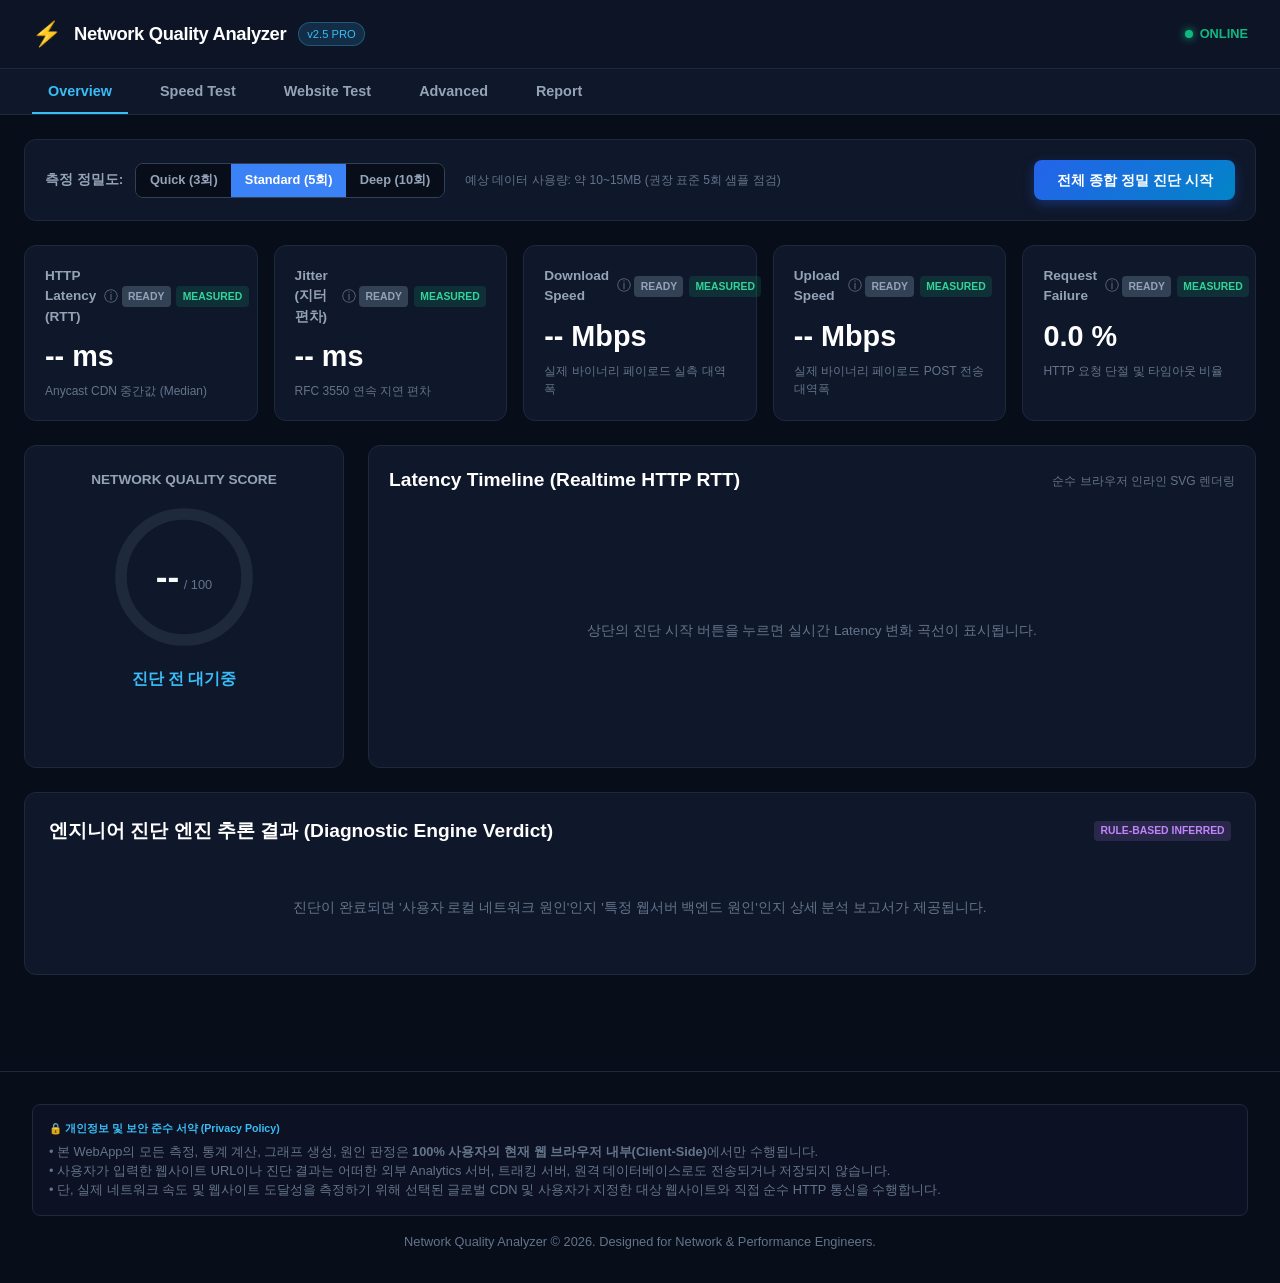
<file: index.html>
<!DOCTYPE html>
<html lang="ko">
<head>
  <meta charset="UTF-8">
  <meta name="viewport" content="width=device-width, initial-scale=1.0">
  <title>Network Quality Analyzer — 전문 네트워크 품질 및 원인 진단기</title>
  <meta name="description" content="네트워크 엔지니어용 초정밀 인터넷 속도 측정 및 웹사이트 접속 품질/원인 진단 도구 (Latency, Jitter, TTFB, Throughput, TAO 분석)">
  <link rel="stylesheet" href="css/style.css">
</head>
<body>

  <!-- App Header -->
  <header class="app-header">
    <div class="logo-group">
      <span class="logo-icon">⚡</span>
      <div>
        <h1 class="app-title">Network Quality Analyzer</h1>
      </div>
      <span class="app-badge">v2.5 PRO</span>
    </div>
    <div class="header-status">
      <div class="status-online">
        <span class="status-dot"></span>
        <span id="connection-status-text">ONLINE</span>
      </div>
    </div>
  </header>

  <!-- Global Progress Bar -->
  <div id="global-test-status">
    <div class="spinner"></div>
    <span class="status-text">진단 준비 중...</span>
  </div>

  <!-- Local file:// Warning Banner -->
  <div id="env-warning-banner" class="env-warning"></div>

  <!-- Top Navigation Tabs -->
  <nav class="app-nav">
    <button class="nav-tab active" data-tab="tab-overview" id="nav-overview">Overview</button>
    <button class="nav-tab" data-tab="tab-speed" id="nav-speed">Speed Test</button>
    <button class="nav-tab" data-tab="tab-website" id="nav-website">Website Test</button>
    <button class="nav-tab" data-tab="tab-advanced" id="nav-advanced">Advanced</button>
    <button class="nav-tab" data-tab="tab-report" id="nav-report">Report</button>
  </nav>

  <!-- Main Work Area -->
  <main class="app-main">

    <!-- TAB 1: OVERVIEW -->
    <section id="tab-overview" class="tab-content active">
      <!-- Universal Control Bar -->
      <div class="control-bar">
        <div class="control-group">
          <span style="font-size: 0.85rem; color: var(--text-muted); font-weight: 600;">측정 정밀도:</span>
          <div class="btn-group">
            <button class="mode-btn" data-mode="quick">Quick (3회)</button>
            <button class="mode-btn active" data-mode="standard">Standard (5회)</button>
            <button class="mode-btn" data-mode="deep">Deep (10회)</button>
          </div>
          <span id="traffic-notice" style="font-size: 0.75rem; color: var(--text-dim); margin-left: 0.5rem;">
            예상 데이터 사용량: 약 10~15MB (권장 표준 5회 샘플 점검)
          </span>
        </div>
        <button id="btn-start-comprehensive" class="btn-primary action-trigger">전체 종합 정밀 진단 시작</button>
      </div>

      <!-- Top Primary Metrics Cards -->
      <div class="metrics-grid">
        <div class="metric-card" id="card-ping">
          <div class="metric-header">
            <span class="metric-name">HTTP Latency (RTT) <button class="info-trigger" data-topic="ping">ⓘ</button></span>
            <div class="badges-wrap">
              <span class="status-badge status-ready">READY</span>
              <span class="grade-badge grade-measured">MEASURED</span>
            </div>
          </div>
          <div class="metric-val">-- ms</div>
          <div class="metric-sub">Anycast CDN 중간값 (Median)</div>
        </div>

        <div class="metric-card" id="card-jitter">
          <div class="metric-header">
            <span class="metric-name">Jitter (지터 편차) <button class="info-trigger" data-topic="jitter">ⓘ</button></span>
            <div class="badges-wrap">
              <span class="status-badge status-ready">READY</span>
              <span class="grade-badge grade-measured">MEASURED</span>
            </div>
          </div>
          <div class="metric-val">-- ms</div>
          <div class="metric-sub">RFC 3550 연속 지연 편차</div>
        </div>

        <div class="metric-card" id="card-download">
          <div class="metric-header">
            <span class="metric-name">Download Speed <button class="info-trigger" data-topic="download">ⓘ</button></span>
            <div class="badges-wrap">
              <span class="status-badge status-ready">READY</span>
              <span class="grade-badge grade-measured">MEASURED</span>
            </div>
          </div>
          <div class="metric-val">-- Mbps</div>
          <div class="metric-sub">실제 바이너리 페이로드 실측 대역폭</div>
        </div>

        <div class="metric-card" id="card-upload">
          <div class="metric-header">
            <span class="metric-name">Upload Speed <button class="info-trigger" data-topic="upload">ⓘ</button></span>
            <div class="badges-wrap">
              <span class="status-badge status-ready">READY</span>
              <span class="grade-badge grade-measured">MEASURED</span>
            </div>
          </div>
          <div class="metric-val">-- Mbps</div>
          <div class="metric-sub">실제 바이너리 페이로드 POST 전송 대역폭</div>
        </div>

        <div class="metric-card" id="card-failrate">
          <div class="metric-header">
            <span class="metric-name">Request Failure <button class="info-trigger" data-topic="failureRate">ⓘ</button></span>
            <div class="badges-wrap">
              <span class="status-badge status-ready">READY</span>
              <span class="grade-badge grade-measured">MEASURED</span>
            </div>
          </div>
          <div class="metric-val">0.0 %</div>
          <div class="metric-sub">HTTP 요청 단절 및 타임아웃 비율</div>
        </div>
      </div>

      <!-- Dial Score & Realtime Line Chart Grid -->
      <div class="overview-middle">
        <div class="score-panel">
          <span style="font-size: 0.85rem; color: var(--text-muted); font-weight: 700;">NETWORK QUALITY SCORE</span>
          <div class="score-dial">
            <svg class="dial-svg" viewBox="0 0 120 120">
              <circle class="dial-bg" cx="60" cy="60" r="54"></circle>
              <circle id="score-ring-circle" class="dial-bar" cx="60" cy="60" r="54"></circle>
            </svg>
            <div class="score-center-text">
              <span id="score-number" class="score-num">--</span>
              <span class="score-denom">/ 100</span>
            </div>
          </div>
          <div id="score-grade" class="score-grade-text color-blue">진단 전 대기중</div>
          <div class="subscores-list">
            <div id="subscore-latency"></div>
            <div id="subscore-stability"></div>
            <div id="subscore-download"></div>
            <div id="subscore-website"></div>
          </div>
        </div>

        <div class="chart-panel">
          <div class="section-header">
            <span class="section-title">Latency Timeline (Realtime HTTP RTT)</span>
            <span style="font-size: 0.75rem; color: var(--text-dim);">순수 브라우저 인라인 SVG 렌더링</span>
          </div>
          <div id="speed-latency-chart" class="chart-box">
            <div class="chart-empty">상단의 진단 시작 버튼을 누르면 실시간 Latency 변화 곡선이 표시됩니다.</div>
          </div>
        </div>
      </div>

      <!-- Root-Cause Diagnostic Output Panel -->
      <div class="diag-panel">
        <div class="section-header">
          <span class="section-title">엔지니어 진단 엔진 추론 결과 (Diagnostic Engine Verdict)</span>
          <span class="grade-badge grade-inferred">RULE-BASED INFERRED</span>
        </div>
        <div id="diagnostic-output">
          <div style="color: var(--text-dim); font-size: 0.85rem; text-align: center; padding: 2rem 0;">
            진단이 완료되면 '사용자 로컬 네트워크 원인'인지 '특정 웹서버 백엔드 원인'인지 상세 분석 보고서가 제공됩니다.
          </div>
        </div>
      </div>
    </section>

    <!-- TAB 2: SPEED TEST -->
    <section id="tab-speed" class="tab-content">
      <div class="control-bar">
        <div>
          <h2 style="font-size: 1.1rem; color: #fff; margin-bottom: 0.2rem;">인터넷 회선 전용 속도 및 패킷 안정성 검사</h2>
          <p style="font-size: 0.8rem; color: var(--text-dim);">글로벌 Anycast CDN 엔드포인트를 대상으로 순수 회선 Throughput 및 RTT를 평가합니다.</p>
        </div>
        <button id="btn-start-speedtest" class="btn-primary action-trigger">속도 측정 단독 실행</button>
      </div>

      <div class="chart-panel" style="margin-top: 1rem;">
        <span class="section-title" style="margin-bottom: 1rem;">다운로드 대역폭 실측 및 버퍼링 상태</span>
        <div style="background: #020617; border-radius: 8px; padding: 1.5rem; border: 1px solid var(--border-color); font-size: 0.85rem; color: var(--text-muted);">
          <p>• <strong>측정 방식:</strong> Cloudflare Global Speed CDN 엔드포인트에서 <code>cache: "no-store"</code> 헤더와 동적 유니크 쿼리스트링을 부여한 바이너리 스트림을 실시간 수신하여 대역폭(Mbps)을 계산합니다.</p>
          <p style="margin-top: 0.5rem;">• <strong>업로드 속도 정책:</strong> 원격 서버에 데이터를 POST 수신해줄 백엔드가 존재하지 않는 순수 정적 브라우저 환경에서는 가짜 속도를 절대 생성하지 않으며 <code>UNAVAILABLE</code> 상태로 안전하게 표시합니다.</p>
        </div>
      </div>
    </section>

    <!-- TAB 3: WEBSITE QUALITY TEST -->
    <section id="tab-website" class="tab-content">
      <div class="control-bar">
        <div class="url-input-wrap">
          <input type="text" id="target-url-input" class="url-input" placeholder="진단할 대상 웹사이트 입력 (예: naver.com, github.com)" value="https://github.com">
          <button id="btn-start-target-test" class="btn-primary action-trigger">웹사이트 진단</button>
        </div>
      </div>

      <!-- Target Metrics Cards -->
      <div class="metrics-grid">
        <div class="metric-card" id="card-target-resp">
          <div class="metric-header">
            <span class="metric-name">Target Response (RTT)</span>
            <div class="badges-wrap">
              <span class="status-badge status-ready">READY</span>
              <span class="grade-badge grade-measured">MEASURED</span>
            </div>
          </div>
          <div class="metric-val">-- ms</div>
          <div class="metric-sub">웹사이트 왕복 HTTP 소요시간</div>
        </div>

        <div class="metric-card" id="card-target-ttfb">
          <div class="metric-header">
            <span class="metric-name">Target TTFB <button class="info-trigger" data-topic="ttfb">ⓘ</button></span>
            <div class="badges-wrap">
              <span class="status-badge status-ready">READY</span>
              <span class="grade-badge grade-estimated">ESTIMATED</span>
            </div>
          </div>
          <div class="metric-val">-- ms</div>
          <div class="metric-sub">서버 최초 1바이트 응답 대기시간</div>
        </div>
      </div>

      <!-- Baseline vs Target Comparison View -->
      <div id="comparison-view"></div>

      <!-- Waterfall Timeline Visualization -->
      <div class="waterfall-panel">
        <div class="section-header">
          <span class="section-title">Resource Timing Waterfall (DNS / TCP / TLS / TTFB / Content)</span>
          <button class="info-trigger" data-topic="tao">ⓘ TAO 보안 제약 안내</button>
        </div>
        <div id="waterfall-view">
          <div class="chart-empty">웹사이트 검사를 시작하면 세부 네트워크 페이즈 분석이 표시됩니다.</div>
        </div>
      </div>

      <!-- Target Latency Variation Chart -->
      <div class="chart-panel">
        <span class="section-title" style="margin-bottom: 0.75rem;">반복 요청 안정성 편차 (Target Latency Samples)</span>
        <div id="target-latency-chart" class="chart-box">
          <div class="chart-empty">반복 테스트 데이터가 준비되지 않았습니다.</div>
        </div>
      </div>
    </section>

    <!-- TAB 4: ADVANCED (FOR NETWORK ENGINEERS) -->
    <section id="tab-advanced" class="tab-content">
      <div class="section-header">
        <span class="section-title">Network Engineer Diagnostics & Environment Specs</span>
      </div>
      <div id="advanced-specs"></div>
      
      <div class="diag-panel" style="margin-top: 1.5rem;">
        <span class="section-title" style="margin-bottom: 0.75rem;">측정 등급 (Status Grade) 정의 명세서</span>
        <ul style="font-size: 0.85rem; color: var(--text-muted); line-height: 1.8; list-style: none;">
          <li><span class="grade-badge grade-measured">MEASURED</span> 브라우저 fetch() 및 Performance API를 통해 직접 정밀 실측된 값</li>
          <li><span class="grade-badge grade-estimated">ESTIMATED</span> 브라우저 내부 휴리스틱 또는 Network Information API를 활용한 추정값</li>
          <li><span class="grade-badge grade-inferred">INFERRED</span> 복수의 통계 샘플 및 기준선(Baseline) 대비 편차를 알고리즘으로 추론한 판정</li>
          <li><span class="grade-badge grade-unavailable">UNAVAILABLE</span> 브라우저 보안 샌드박스 정책(CORS/Raw Socket 부재)상 임의 생성할 수 없는 항목</li>
        </ul>
      </div>
    </section>

    <!-- TAB 5: REPORT & EXPORT -->
    <section id="tab-report" class="tab-content">
      <div class="section-header">
        <span class="section-title">네트워크 품질 분석 리포트 (Engineering Report)</span>
      </div>
      <div class="report-actions">
        <button id="btn-copy-report" class="btn-secondary">텍스트 복사</button>
        <button id="btn-download-txt" class="btn-secondary">TXT 저장</button>
        <button id="btn-download-json" class="btn-secondary">JSON 내보내기</button>
        <button id="btn-download-csv" class="btn-secondary">CSV 내보내기</button>
        <button id="btn-print-report" class="btn-secondary">PDF/프린트 인쇄</button>
      </div>

      <div style="background: var(--bg-card); border: 1px solid var(--border-color); border-radius: 8px; padding: 1.5rem;">
        <pre id="text-report-preview" style="font-family: monospace; font-size: 0.8rem; color: var(--text-muted); white-space: pre-wrap; line-height: 1.5;">진단 완료 후 여기에 엔지니어링 텍스트 리포트가 실시간 생성됩니다.</pre>
      </div>
    </section>

  </main>

  <!-- Interactive Info Modal Dialog -->
  <div id="explanation-modal" class="modal-overlay">
    <div class="modal-box">
      <div class="modal-header">
        <h3 id="modal-title" class="modal-title">용어 설명</h3>
        <button id="modal-close-btn" class="modal-close">✕</button>
      </div>
      <div id="modal-body" class="modal-body"></div>
    </div>
  </div>

  <!-- Footer & Privacy Notice -->
  <footer class="app-footer">
    <div class="privacy-notice">
      <h5>🔒 개인정보 및 보안 준수 서약 (Privacy Policy)</h5>
      <p>• 본 WebApp의 모든 측정, 통계 계산, 그래프 생성, 원인 판정은 <strong>100% 사용자의 현재 웹 브라우저 내부(Client-Side)</strong>에서만 수행됩니다.</p>
      <p>• 사용자가 입력한 웹사이트 URL이나 진단 결과는 어떠한 외부 Analytics 서버, 트래킹 서버, 원격 데이터베이스로도 전송되거나 저장되지 않습니다.</p>
      <p>• 단, 실제 네트워크 속도 및 웹사이트 도달성을 측정하기 위해 선택된 글로벌 CDN 및 사용자가 지정한 대상 웹사이트와 직접 순수 HTTP 통신을 수행합니다.</p>
    </div>
    <div>Network Quality Analyzer © 2026. Designed for Network & Performance Engineers.</div>
  </footer>

  <!-- Scripts Loading (Vanilla JavaScript Module Order) -->
  <script src="js/network.js"></script>
  <script src="js/analyzer.js"></script>
  <script src="js/ui.js"></script>
  <script src="js/app.js"></script>

</body>
</html>
</file>
<file: css/style.css>
/* style.css - High-Performance Dark Network Dashboard Design */

:root {
  --bg-main: #070d19;
  --bg-card: #0f172a;
  --bg-card-hover: #1e293b;
  --border-color: #1e293b;
  --border-highlight: #334155;
  --text-main: #f8fafc;
  --text-muted: #94a3b8;
  --text-dim: #64748b;
  --accent-cyan: #38bdf8;
  --accent-blue: #3b82f6;
  --accent-emerald: #10b981;
  --accent-amber: #f59e0b;
  --accent-rose: #f43f5e;
  --font-family: -apple-system, BlinkMacSystemFont, "Segoe UI", Roboto, "Helvetica Neue", Arial, sans-serif, "Apple Color Emoji";
}

* {
  box-sizing: border-box;
  margin: 0;
  padding: 0;
}

body {
  background-color: var(--bg-main);
  color: var(--text-main);
  font-family: var(--font-family);
  line-height: 1.5;
  -webkit-font-smoothing: antialiased;
  min-height: 100vh;
}

/* Header & Status Bar */
header.app-header {
  background-color: rgba(15, 23, 42, 0.85);
  backdrop-filter: blur(12px);
  border-bottom: 1px solid var(--border-color);
  padding: 1rem 2rem;
  display: flex;
  justify-content: space-between;
  align-items: center;
  position: sticky;
  top: 0;
  z-index: 50;
}

.logo-group {
  display: flex;
  align-items: center;
  gap: 0.75rem;
}

.logo-icon {
  font-size: 1.5rem;
}

.app-title {
  font-size: 1.15rem;
  font-weight: 700;
  letter-spacing: -0.02em;
  color: #fff;
}

.app-badge {
  font-size: 0.7rem;
  background: rgba(56, 189, 248, 0.15);
  color: var(--accent-cyan);
  padding: 0.15rem 0.5rem;
  border-radius: 9999px;
  border: 1px solid rgba(56, 189, 248, 0.3);
}

.header-status {
  display: flex;
  align-items: center;
  gap: 1.5rem;
}

.status-online {
  font-size: 0.8rem;
  font-weight: 600;
  color: var(--accent-emerald);
  display: flex;
  align-items: center;
  gap: 0.4rem;
}

.status-dot {
  width: 8px;
  height: 8px;
  border-radius: 50%;
  background-color: var(--accent-emerald);
  box-shadow: 0 0 8px var(--accent-emerald);
}

/* Navigation Tabs */
nav.app-nav {
  background-color: var(--bg-card);
  border-bottom: 1px solid var(--border-color);
  display: flex;
  padding: 0 2rem;
  gap: 1rem;
}

.nav-tab {
  background: none;
  border: none;
  color: var(--text-muted);
  padding: 0.85rem 1rem;
  font-size: 0.9rem;
  font-weight: 600;
  cursor: pointer;
  border-bottom: 2px solid transparent;
  transition: all 0.2s ease;
}

.nav-tab:hover {
  color: #fff;
}

.nav-tab.active {
  color: var(--accent-cyan);
  border-bottom-color: var(--accent-cyan);
}

/* Global Test Status Banner */
#global-test-status {
  background: linear-gradient(90deg, #1e3a8a, #0369a1);
  padding: 0.5rem 2rem;
  display: none;
  align-items: center;
  gap: 1rem;
  font-size: 0.85rem;
}

.spinner {
  width: 16px;
  height: 16px;
  border: 2px solid rgba(255, 255, 255, 0.3);
  border-top-color: #fff;
  border-radius: 50%;
  animation: spin 0.8s linear infinite;
}

@keyframes spin {
  to { transform: rotate(360deg); }
}

/* Warning Banner for file:// */
.env-warning {
  background-color: rgba(245, 158, 11, 0.1);
  border: 1px solid rgba(245, 158, 11, 0.3);
  color: #fde68a;
  padding: 0.75rem 2rem;
  font-size: 0.85rem;
  display: none;
}
.banner-inner {
  display: flex;
  align-items: flex-start;
  gap: 0.75rem;
  max-width: 1200px;
  margin: 0 auto;
}
.banner-msg p {
  color: #fcd34d;
  margin-top: 0.2rem;
  font-size: 0.8rem;
}

/* Main Container */
main.app-main {
  max-width: 1280px;
  margin: 1.5rem auto;
  padding: 0 1.5rem 3rem;
}

.tab-content {
  display: none;
}

.tab-content.active {
  display: block;
}

/* Section Header */
.section-header {
  display: flex;
  justify-content: space-between;
  align-items: center;
  margin-bottom: 1.25rem;
}

.section-title {
  font-size: 1.2rem;
  font-weight: 700;
  color: #fff;
}

/* Control Bar */
.control-bar {
  background: var(--bg-card);
  border: 1px solid var(--border-color);
  border-radius: 12px;
  padding: 1.25rem;
  margin-bottom: 1.5rem;
  display: flex;
  flex-wrap: wrap;
  gap: 1.25rem;
  align-items: center;
  justify-content: space-between;
}

.control-group {
  display: flex;
  align-items: center;
  gap: 0.75rem;
}

.btn-group {
  display: flex;
  border: 1px solid var(--border-highlight);
  border-radius: 8px;
  overflow: hidden;
}

.mode-btn {
  background: var(--bg-main);
  border: none;
  color: var(--text-muted);
  padding: 0.5rem 0.85rem;
  font-size: 0.8rem;
  font-weight: 600;
  cursor: pointer;
  transition: all 0.2s;
}

.mode-btn.active {
  background: var(--accent-blue);
  color: #fff;
}

.btn-primary {
  background: linear-gradient(135deg, #2563eb, #0284c7);
  border: none;
  color: #fff;
  padding: 0.65rem 1.4rem;
  border-radius: 8px;
  font-size: 0.9rem;
  font-weight: 600;
  cursor: pointer;
  box-shadow: 0 4px 12px rgba(37, 99, 235, 0.35);
  transition: all 0.2s;
}

.btn-primary:hover:not(:disabled) {
  opacity: 0.95;
  transform: translateY(-1px);
}

.btn-primary:disabled {
  opacity: 0.5;
  cursor: not-allowed;
}

/* Metric Cards Grid */
.metrics-grid {
  display: grid;
  grid-template-columns: repeat(auto-fit, minmax(220px, 1fr));
  gap: 1rem;
  margin-bottom: 1.5rem;
}

.metric-card {
  background: var(--bg-card);
  border: 1px solid var(--border-color);
  border-radius: 12px;
  padding: 1.25rem;
  position: relative;
  transition: transform 0.2s, border-color 0.2s;
}

.metric-card:hover {
  border-color: var(--border-highlight);
  transform: translateY(-2px);
}

.metric-header {
  display: flex;
  justify-content: space-between;
  align-items: center;
  margin-bottom: 0.5rem;
}

.metric-name {
  font-size: 0.85rem;
  font-weight: 600;
  color: var(--text-muted);
  display: flex;
  align-items: center;
  gap: 0.3rem;
}

.info-trigger {
  background: none;
  border: none;
  color: var(--text-dim);
  font-size: 0.85rem;
  cursor: pointer;
  padding: 0 0.2rem;
}

.info-trigger:hover {
  color: var(--accent-cyan);
}

.badges-wrap {
  display: flex;
  gap: 0.35rem;
}

.status-badge {
  font-size: 0.65rem;
  font-weight: 700;
  padding: 0.15rem 0.4rem;
  border-radius: 4px;
  text-transform: uppercase;
}

.grade-badge {
  font-size: 0.65rem;
  font-weight: 700;
  padding: 0.15rem 0.4rem;
  border-radius: 4px;
}

.status-ready { background: #334155; color: #94a3b8; }
.status-testing { background: #0284c7; color: #e0f2fe; }
.status-success { background: #065f46; color: #a7f3d0; }
.status-warning { background: #92400e; color: #fde68a; }
.status-failed { background: #991b1b; color: #fecaca; }
.status-limited { background: #854d0e; color: #fef08a; }
.status-unavailable { background: #27272a; color: #a1a1aa; }

.grade-measured { background: rgba(16, 185, 129, 0.15); color: #34d399; }
.grade-estimated { background: rgba(56, 189, 248, 0.15); color: #38bdf8; }
.grade-inferred { background: rgba(192, 132, 252, 0.15); color: #c084fc; }
.grade-unavailable { background: rgba(148, 163, 184, 0.15); color: #94a3b8; }

.metric-val {
  font-size: 1.8rem;
  font-weight: 700;
  color: #fff;
  font-feature-settings: "tnum";
}

.metric-sub {
  font-size: 0.75rem;
  color: var(--text-dim);
  margin-top: 0.25rem;
}

/* Score Dial & Dashboard Middle */
.overview-middle {
  display: grid;
  grid-template-columns: 320px 1fr;
  gap: 1.5rem;
  margin-bottom: 1.5rem;
}

.score-panel {
  background: var(--bg-card);
  border: 1px solid var(--border-color);
  border-radius: 12px;
  padding: 1.5rem;
  display: flex;
  flex-direction: column;
  align-items: center;
  text-align: center;
}

.score-dial {
  position: relative;
  width: 140px;
  height: 140px;
  margin: 1rem 0;
}

.dial-svg {
  width: 100%;
  height: 100%;
  transform: rotate(-90deg);
}

.dial-bg {
  fill: none;
  stroke: #1e293b;
  stroke-width: 10;
}

.dial-bar {
  fill: none;
  stroke: var(--accent-cyan);
  stroke-width: 10;
  stroke-linecap: round;
  stroke-dasharray: 339.29;
  stroke-dashoffset: 339.29;
  transition: stroke-dashoffset 1s ease-out, stroke 0.3s;
}

.score-center-text {
  position: absolute;
  top: 50%;
  left: 50%;
  transform: translate(-50%, -50%);
}

.score-num {
  font-size: 2.2rem;
  font-weight: 800;
  line-height: 1;
}

.score-denom {
  font-size: 0.8rem;
  color: var(--text-dim);
}

.score-grade-text {
  font-size: 1rem;
  font-weight: 700;
  margin-top: 0.25rem;
}

.color-emerald { color: var(--accent-emerald); }
.color-blue { color: var(--accent-cyan); }
.color-amber { color: var(--accent-amber); }
.color-orange { color: #fb923c; }
.color-rose { color: var(--accent-rose); }

.subscores-list {
  width: 100%;
  margin-top: 1rem;
  display: flex;
  flex-direction: column;
  gap: 0.75rem;
}

.subscore-info {
  display: flex;
  justify-content: space-between;
  font-size: 0.8rem;
  margin-bottom: 0.2rem;
}

.progress-bar-track {
  width: 100%;
  height: 6px;
  background-color: #1e293b;
  border-radius: 9999px;
  overflow: hidden;
}

.progress-bar-fill {
  height: 100%;
  background: linear-gradient(90deg, var(--accent-cyan), var(--accent-blue));
  border-radius: 9999px;
  transition: width 0.6s ease;
}

/* Chart Panel */
.chart-panel {
  background: var(--bg-card);
  border: 1px solid var(--border-color);
  border-radius: 12px;
  padding: 1.25rem;
  display: flex;
  flex-direction: column;
}

.chart-box {
  flex: 1;
  min-height: 180px;
  position: relative;
  display: flex;
  align-items: center;
  justify-content: center;
}

.latency-svg {
  width: 100%;
  height: 180px;
}

.chart-empty {
  color: var(--text-dim);
  font-size: 0.85rem;
}

/* Diagnostics Output Box */
.diag-panel {
  background: var(--bg-card);
  border: 1px solid var(--border-color);
  border-radius: 12px;
  padding: 1.5rem;
  margin-bottom: 1.5rem;
}

.verdict-banner {
  border-radius: 8px;
  padding: 1rem 1.25rem;
  margin-bottom: 1.25rem;
}

.verdict-success {
  background: rgba(16, 185, 129, 0.1);
  border: 1px solid rgba(16, 185, 129, 0.3);
}

.verdict-warning {
  background: rgba(245, 158, 11, 0.1);
  border: 1px solid rgba(245, 158, 11, 0.3);
}

.verdict-critical {
  background: rgba(244, 63, 94, 0.1);
  border: 1px solid rgba(244, 63, 94, 0.3);
}

.verdict-top {
  display: flex;
  justify-content: space-between;
  margin-bottom: 0.3rem;
}

.verdict-badge {
  font-size: 0.75rem;
  font-weight: 700;
  text-transform: uppercase;
}

.confidence-badge {
  font-size: 0.75rem;
  color: var(--text-muted);
}

.verdict-title {
  font-size: 1.15rem;
  font-weight: 700;
  color: #fff;
}

.diag-details-grid {
  display: grid;
  grid-template-columns: repeat(auto-fit, minmax(280px, 1fr));
  gap: 1.25rem;
}

.diag-col h4 {
  font-size: 0.85rem;
  color: var(--accent-cyan);
  margin-bottom: 0.6rem;
  border-bottom: 1px solid var(--border-color);
  padding-bottom: 0.3rem;
}

.diag-col ul {
  list-style: none;
  font-size: 0.85rem;
  color: var(--text-muted);
  display: flex;
  flex-direction: column;
  gap: 0.4rem;
}

/* Waterfall Styles */
.waterfall-panel {
  background: var(--bg-card);
  border: 1px solid var(--border-color);
  border-radius: 12px;
  padding: 1.25rem;
  margin-bottom: 1.5rem;
}

.waterfall-header {
  display: flex;
  justify-content: space-between;
  font-size: 0.85rem;
  font-weight: 600;
  margin-bottom: 1rem;
}

.waterfall-row {
  margin-bottom: 0.85rem;
}

.waterfall-label {
  display: flex;
  align-items: center;
  gap: 0.5rem;
  font-size: 0.8rem;
  margin-bottom: 0.25rem;
}

.waterfall-label .dot {
  width: 8px;
  height: 8px;
  border-radius: 50%;
}

.waterfall-label .desc {
  color: var(--text-dim);
  font-size: 0.75rem;
}

.waterfall-bar-track {
  height: 22px;
  background: #1e293b;
  border-radius: 4px;
  overflow: hidden;
  position: relative;
}

.waterfall-bar-fill {
  height: 100%;
  display: flex;
  align-items: center;
  padding-left: 0.5rem;
  transition: width 0.5s ease;
  min-width: 60px;
}

.bar-val {
  font-size: 0.75rem;
  font-weight: 700;
  color: #0f172a;
}

.waterfall-notice {
  display: flex;
  gap: 1rem;
  padding: 1.25rem;
  border-radius: 8px;
  font-size: 0.85rem;
}

.waterfall-notice.limited {
  background: rgba(245, 158, 11, 0.08);
  border: 1px solid rgba(245, 158, 11, 0.25);
  color: #fde68a;
}

.waterfall-notice p {
  color: #fcd34d;
  font-size: 0.8rem;
  margin-top: 0.3rem;
}

/* Comparison Box */
.comp-box {
  display: flex;
  align-items: center;
  justify-content: space-around;
  background: #020617;
  border: 1px solid var(--border-color);
  border-radius: 8px;
  padding: 1rem;
  margin: 1rem 0;
}

.comp-item {
  display: flex;
  flex-direction: column;
  align-items: center;
}

.comp-item .label {
  font-size: 0.75rem;
  color: var(--text-dim);
}

.comp-item .val {
  font-size: 1.4rem;
  font-weight: 700;
  color: #fff;
}

.comp-arrow {
  color: var(--text-dim);
  font-size: 1.2rem;
}

.comp-diff {
  display: flex;
  flex-direction: column;
  align-items: center;
  padding: 0.4rem 0.8rem;
  border-radius: 6px;
}

.diff-title {
  font-size: 0.7rem;
}

.diff-val {
  font-size: 1.1rem;
  font-weight: 700;
}

.diff-bad {
  background: rgba(244, 63, 94, 0.15);
  color: var(--accent-rose);
}

.diff-good {
  background: rgba(16, 185, 129, 0.15);
  color: var(--accent-emerald);
}

/* URL Input Controls */
.url-input-wrap {
  display: flex;
  gap: 0.75rem;
  width: 100%;
  max-width: 600px;
}

.url-input {
  flex: 1;
  background: var(--bg-main);
  border: 1px solid var(--border-highlight);
  border-radius: 8px;
  padding: 0.65rem 1rem;
  color: #fff;
  font-size: 0.9rem;
}

.url-input:focus {
  outline: none;
  border-color: var(--accent-cyan);
}

/* Spec Grid for Advanced Tab */
.spec-grid {
  display: grid;
  grid-template-columns: repeat(auto-fit, minmax(280px, 1fr));
  gap: 1rem;
}

.spec-card {
  background: var(--bg-card);
  border: 1px solid var(--border-color);
  border-radius: 8px;
  padding: 1rem;
}

.spec-title {
  font-size: 0.75rem;
  color: var(--text-dim);
  text-transform: uppercase;
  margin-bottom: 0.25rem;
}

.spec-value {
  font-size: 1rem;
  font-weight: 600;
  color: #fff;
}

.spec-value.small {
  font-size: 0.8rem;
  word-break: break-all;
  font-weight: 400;
  color: var(--text-muted);
}

.spec-sub {
  font-size: 0.75rem;
  color: var(--accent-cyan);
  margin-top: 0.35rem;
}

/* Report View & Buttons */
.report-actions {
  display: flex;
  gap: 0.75rem;
  margin-bottom: 1.5rem;
  flex-wrap: wrap;
}

.btn-secondary {
  background: var(--bg-card);
  border: 1px solid var(--border-highlight);
  color: var(--text-muted);
  padding: 0.5rem 1rem;
  border-radius: 6px;
  font-size: 0.85rem;
  font-weight: 600;
  cursor: pointer;
  transition: all 0.2s;
}

.btn-secondary:hover {
  background: var(--bg-card-hover);
  color: #fff;
}

/* Modal Popup */
.modal-overlay {
  position: fixed;
  top: 0;
  left: 0;
  width: 100%;
  height: 100%;
  background: rgba(0, 0, 0, 0.75);
  backdrop-filter: blur(4px);
  display: none;
  align-items: center;
  justify-content: center;
  z-index: 100;
}

.modal-overlay.active {
  display: flex;
}

.modal-box {
  background: var(--bg-card);
  border: 1px solid var(--border-highlight);
  border-radius: 12px;
  width: 90%;
  max-width: 540px;
  padding: 1.5rem;
  box-shadow: 0 20px 25px -5px rgba(0, 0, 0, 0.5);
}

.modal-header {
  display: flex;
  justify-content: space-between;
  align-items: center;
  margin-bottom: 1rem;
  border-bottom: 1px solid var(--border-color);
  padding-bottom: 0.5rem;
}

.modal-title {
  font-size: 1.1rem;
  font-weight: 700;
  color: #fff;
}

.modal-close {
  background: none;
  border: none;
  color: var(--text-dim);
  font-size: 1.2rem;
  cursor: pointer;
}

.modal-body {
  font-size: 0.85rem;
  color: var(--text-muted);
  line-height: 1.6;
  display: flex;
  flex-direction: column;
  gap: 0.75rem;
}

.modal-body strong {
  color: #fff;
}

/* Privacy & Footer */
footer.app-footer {
  border-top: 1px solid var(--border-color);
  padding: 2rem;
  text-align: center;
  font-size: 0.8rem;
  color: var(--text-dim);
  max-width: 1280px;
  margin: 0 auto;
}

.privacy-notice {
  background: rgba(15, 23, 42, 0.6);
  border: 1px solid var(--border-color);
  border-radius: 8px;
  padding: 1rem;
  margin-bottom: 1rem;
  text-align: left;
}

.privacy-notice h5 {
  color: var(--accent-cyan);
  margin-bottom: 0.3rem;
}

/* Responsive */
@media (max-width: 768px) {
  .overview-middle {
    grid-template-columns: 1fr;
  }
  .control-bar {
    flex-direction: column;
    align-items: stretch;
  }
  .url-input-wrap {
    flex-direction: column;
  }
  nav.app-nav {
    overflow-x: auto;
    white-space: nowrap;
  }
}

/* Print CSS */
@media print {
  header.app-header, nav.app-nav, .control-bar, .report-actions, footer.app-footer {
    display: none !important;
  }
  body, main.app-main {
    background: #fff !important;
    color: #000 !important;
  }
  .metric-card, .score-panel, .diag-panel, .chart-panel {
    border: 1px solid #ccc !important;
    background: #fff !important;
    color: #000 !important;
  }
  .metric-val, .verdict-title {
    color: #000 !important;
  }
}
</file>
